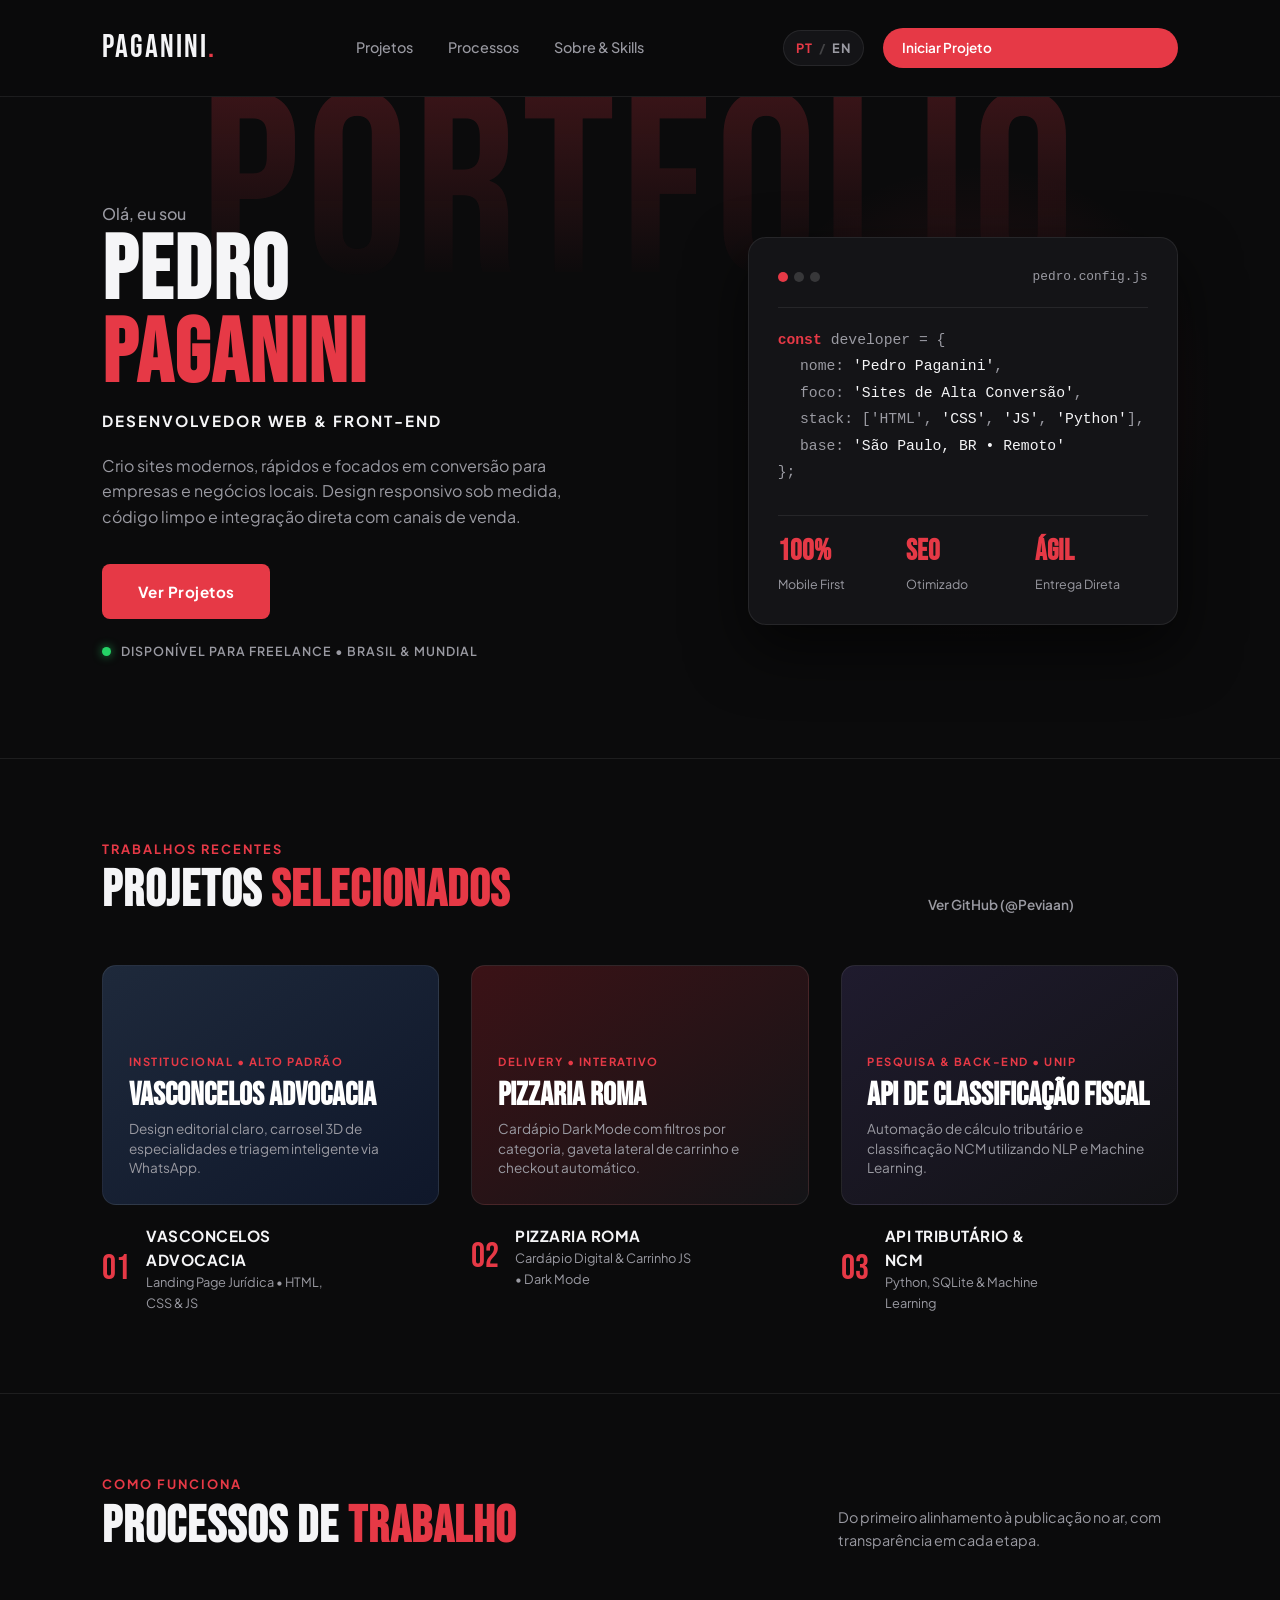
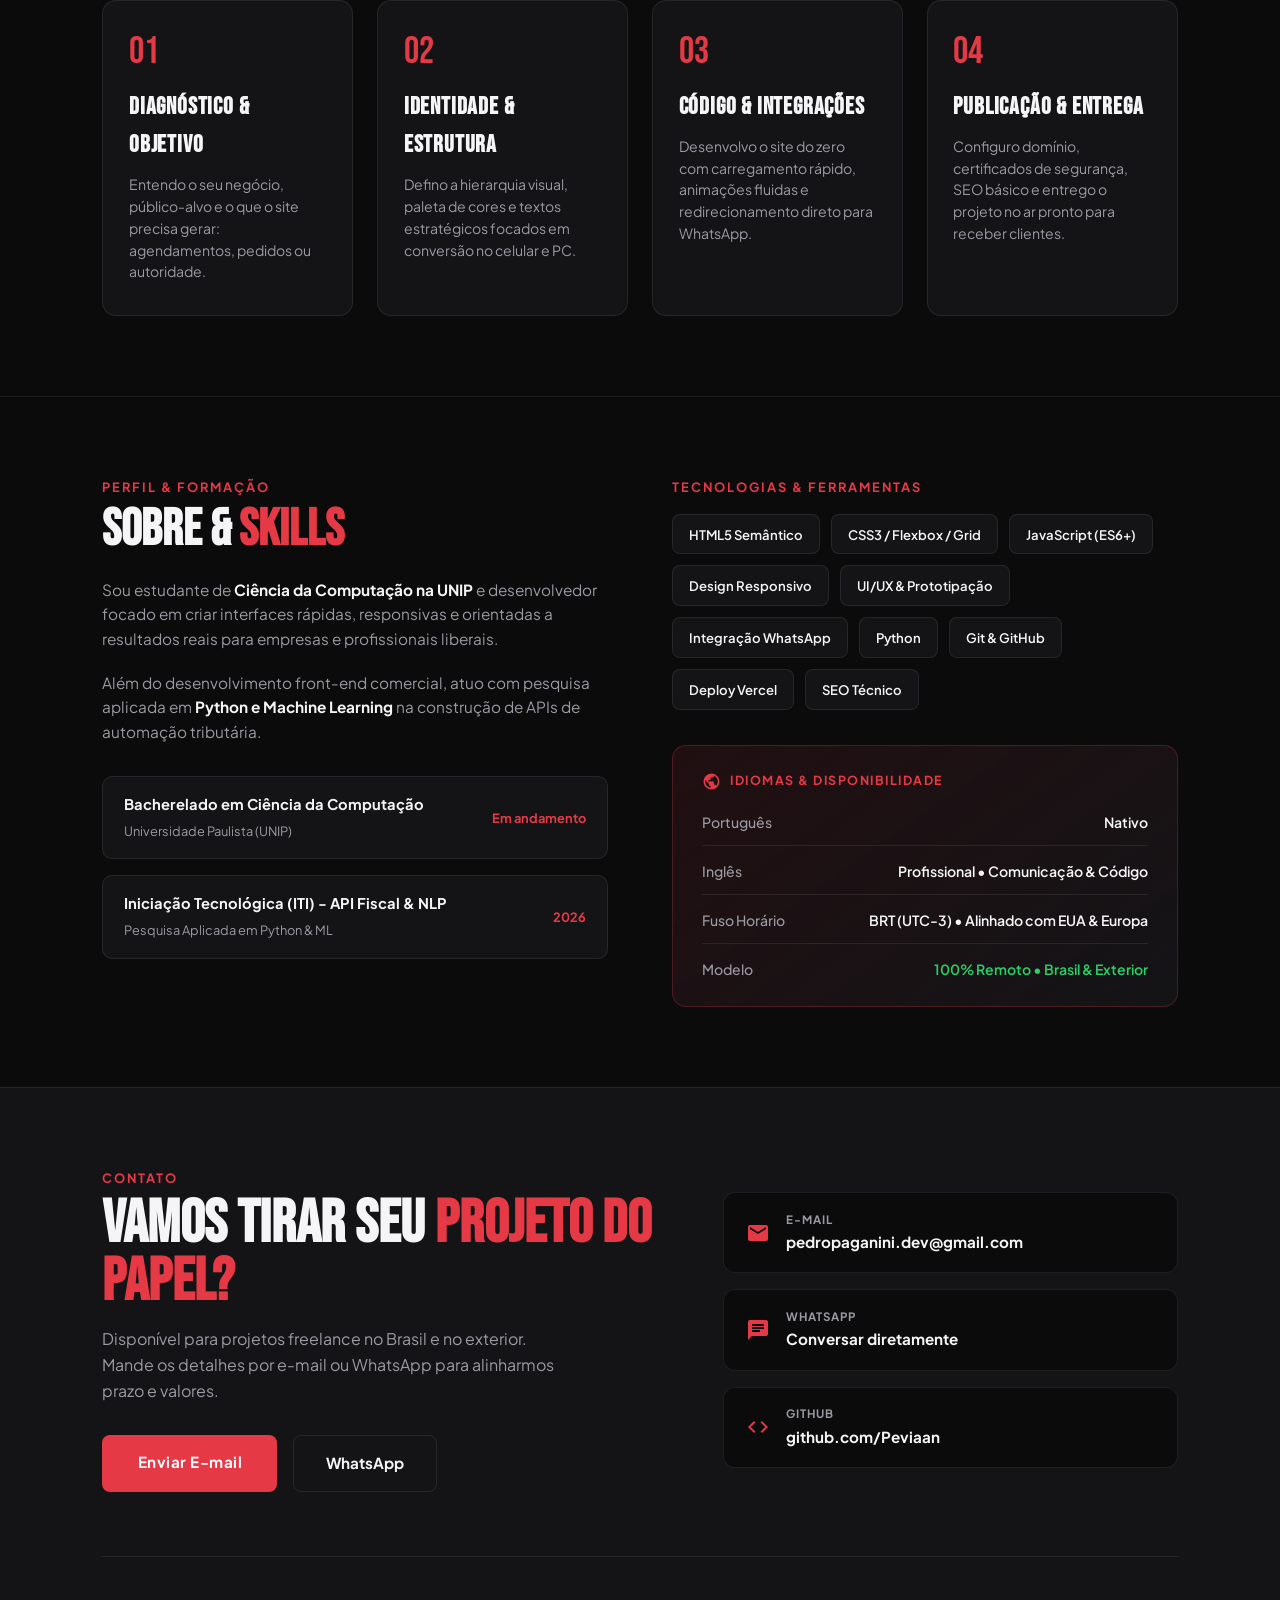
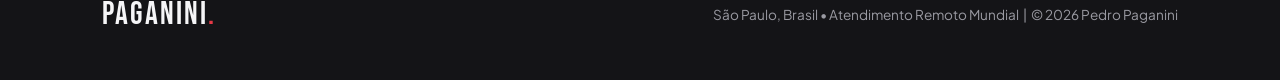
<file: index.html>
<!DOCTYPE html>
<html lang="pt-BR">
<head>
    <meta charset="UTF-8">
    <meta name="viewport" content="width=device-width, initial-scale=1.0">
    <title>Pedro Paganini - Desenvolvedor Web & Front-End</title>

    <link rel="preconnect" href="https://fonts.googleapis.com">
    <link rel="preconnect" href="https://fonts.gstatic.com" crossorigin>
    <link href="https://fonts.googleapis.com/css2?family=Bebas+Neue&family=Plus+Jakarta+Sans:wght@400;500;600;700&display=swap" rel="stylesheet">

    <link href="https://fonts.googleapis.com/icon?family=Material+Icons" rel="stylesheet">
    <link rel="stylesheet" href="style.css">

</head>
<body>

    <header class="navbar">

        <a href="#" class="logo">PAGANINI<span>.</span></a>

        <nav class="nav-links">

            <a href="#projetos">Projetos</a>
            <a href="#processos">Processos</a>
            <a href="#sobre">Sobre & Skills</a>

        </nav>

        <div class="nav-actions">

            <div class="lang-switch" aria-label="Seletor de idioma">

                <a href="#" class="active">PT</a>
                <span>/</span>
                <a href="./en/">EN</a>

            </div>

            <a href="#contato" class="btn-nav">

                Iniciar Projeto <span class="material-icons">north_east</span>

            </a>

        </div>

    </header>

    <section class="hero">

        <div class="hero-bg-text" aria-hidden="true">PORTFOLIO</div>

        <div class="hero-grid">

            <div class="hero-left">

                <span class="hero-intro">Olá, eu sou</span>
                <h1>PEDRO<br><span>PAGANINI</span></h1>
                <p class="hero-role">DESENVOLVEDOR WEB & FRONT-END</p>
                <p class="hero-desc">

                    Crio sites modernos, rápidos e focados em conversão para empresas e negócios locais. Design responsivo sob medida, código limpo e integração direta com canais de venda.

                </p>

                <div class="hero-cta-group">

                    <a href="#projetos" class="btn-primary">Ver Projetos</a>
                    <div class="availability">

                        <span class="pulse-dot"></span>
                        <span>DISPONÍVEL PARA FREELANCE • BRASIL & MUNDIAL</span>

                    </div>

                </div>

            </div>

            <div class="hero-right">

                <div class="dev-card">

                    <div class="dev-card-header">

                        <div class="window-dots">

                            <span></span><span></span><span></span>

                        </div>

                        <span class="dev-tag">pedro.config.js</span>

                    </div>

                    <div class="dev-code">

                        <p><span class="c-red">const</span> developer = {</p>
                        <p class="indent">nome: <span class="c-light">'Pedro Paganini'</span>,</p>
                        <p class="indent">foco: <span class="c-light">'Sites de Alta Conversão'</span>,</p>
                        <p class="indent">stack: [<span class="c=light">'HTML'</span>, <span class="c-light">'CSS'</span>, <span class="c-light">'JS'</span>, <span class="c-light">'Python'</span>],</p>
                        <p class="indent">base: <span class="c-light">'São Paulo, BR • Remoto'</span></p>
                        <p>};</p>

                    </div>

                    <div class="dev-metrics">

                        <div class="metric">

                            <strong>100%</strong>
                            <span>Mobile First</span>

                        </div>

                        <div class="metric">

                            <strong>SEO</strong>
                            <span>Otimizado</span>

                        </div>

                        <div class="metric">

                            <strong>Ágil</strong>
                            <span>Entrega Direta</span>

                        </div>

                    </div>

                </div>

            </div>

        </div>

    </section>

    <section id="#projetos" class="projects-section">

        <div class="section-top">

            <div>

                <span class="section-tag">TRABALHOS RECENTES</span>
                <h2>PROJETOS <span>SELECIONADOS</span></h2>

            </div>

            <a href="https://github.com/Peviaan" target="_blank" rel="noopener" class="view-all">

                Ver GitHub (@Peviaan) <span class="material-icons">east</span>

            </a>

        </div>

        <div class="projects-grid">

            <a href="https://site-advocacia-vasconcelos.vercel.app" target="_blank" rel="noopener" class="project-card">

              <div class="project-thumb thumb-adv">

                <div class="thumb-mockup">

                    <span class="mockup-tag">INSTITUCIONAL • ALTO PADRÃO</span>
                    <h3>Vasconcelos Advocacia</h3>
                    <p>Design editorial claro, carrosel 3D de especialidades e triagem inteligente via WhatsApp.</p>

                </div>

              </div>  

              <div class="project-meta">

                <span class="project-num">01</span>
                <div class="project-title">

                    <h4>VASCONCELOS ADVOCACIA</h4>
                    <p>Landing Page Jurídica • HTML, CSS & JS</p>

                </div>

                <span class="material-icons arrow-icon">east</span>

              </div>

            </a>

            <a href="https://pizzaria-roma-opal.vercel.app/" target="_blank" rel="noopener" class="project-card">

                <div class="project-thumb thumb-pizza">

                    <div class="thumb-mockup">

                        <span class="mockup-tag">DELIVERY • INTERATIVO</span>
                        <h3>Pizzaria Roma</h3>
                        <p>Cardápio Dark Mode com filtros por categoria, gaveta lateral de carrinho e checkout automático.</p>

                    </div>

                </div>

                <div class="project-meta">

                    <span class="project-num">02</span>
                    <div class="project-title">

                        <h4>PIZZARIA ROMA</h4>
                        <p>Cardápio Digital & Carrinho JS • Dark Mode</p>

                    </div>

                    <span class="material-icons arrow-icon">east</span>

                </div>

            </a>

            <a href="https://github.com/Peviaan" target="_blank" rel="noopener" class="project-card">

                <div class="project-thumb thumb-api">

                    <div class="thumb-mockup">

                        <span class="mockup-tag">PESQUISA & BACK-END • UNIP</span>
                        <h3>API de Classificação Fiscal</h3>
                        <p>Automação de cálculo tributário e classificação NCM utilizando NLP e Machine Learning.</p>              
        
                    </div>

                </div>

                <div class="project-meta">

                    <span class="project-num">03</span>
                    <div class="project-title">

                        <h4>API TRIBUTÁRIO & NCM</h4>
                        <p>Python, SQLite & Machine Learning</p>

                    </div>

                    <span class="material-icons arrow-icon">east</span>

                </div>

            </a>

        </div>

    </section>

    <section id="processos" class="process-section">

        <div class="section-top">

            <div>

                <span class="section-tag">COMO FUNCIONA</span>
                <h2>PROCESSOS DE <span>TRABALHO</span></h2>

            </div>

            <p class="section-subtitle">Do primeiro alinhamento à publicação no ar, com transparência em cada etapa.</p>

        </div>

        <div class="process-grid">

            <div class="process-card">

                <span class="process-num">01</span>
                <h3>DIAGNÓSTICO & OBJETIVO</h3>
                <p>Entendo o seu negócio, público-alvo e o que o site precisa gerar: agendamentos, pedidos ou autoridade.</p>

            </div>

            <div class="process-card">

                <span class="process-num">02</span>
                <h3>IDENTIDADE & ESTRUTURA</h3>
                <p>Defino a hierarquia visual, paleta de cores e textos estratégicos focados em conversão no celular e PC.</p>

            </div>

            <div class="process-card">

                <span class="process-num">03</span>
                <h3>CÓDIGO & INTEGRAÇÕES</h3>
                <p>Desenvolvo o site do zero com carregamento rápido, animações fluidas e redirecionamento direto para WhatsApp.</p>

            </div>

            <div class="process-card">

                <span class="process-num">04</span>
                <h3>PUBLICAÇÃO & ENTREGA</h3>
                <p>Configuro domínio, certificados de segurança, SEO básico e entrego o projeto no ar pronto para receber clientes.</p>

            </div>

        </div>

    </section>

    <section id="sobre" class="about-section">

        <div class="about-left">

            <span class="section-tag">PERFIL & FORMAÇÃO</span>
            <h2>SOBRE & <span>SKILLS</span></h2>
            <p class="about-text">

                Sou estudante de <strong>Ciência da Computação na UNIP</strong> e desenvolvedor focado em criar interfaces rápidas, responsivas e orientadas a resultados reais para empresas e profissionais liberais.

            </p>

            <p class="about-text">

                Além do desenvolvimento front-end comercial, atuo com pesquisa aplicada em <strong>Python e Machine Learning</strong> na construção de APIs de automação tributária.

            </p>

            <div class="education-box">

                <div class="edu-item">

                    <div>

                        <h4>Bacherelado em Ciência da Computação</h4>
                        <span>Universidade Paulista (UNIP)</span>

                    </div>

                    <span class="edu-year">Em andamento</span>

                </div>

                <div class="edu-item">

                    <div>

                        <h4>Iniciação Tecnológica (ITI) - API Fiscal & NLP</h4>
                        <span>Pesquisa Aplicada em Python & ML</span>

                    </div>

                    <span class="edu-year">2026</span>

                </div>

            </div>

        </div>

        <div class="about-right">

            <span class="section-tag">TECNOLOGIAS & FERRAMENTAS</span>
            <div class="skills-cloud">

                <span class="skill-pill">HTML5 Semântico</span>
                <span class="skill-pill">CSS3 / Flexbox / Grid</span>
                <span class="skill-pill">JavaScript (ES6+)</span>
                <span class="skill-pill">Design Responsivo</span>
                <span class="skill-pill">UI/UX & Prototipação</span>
                <span class="skill-pill">Integração WhatsApp</span>
                <span class="skill-pill">Python</span>
                <span class="skill-pill">Git & GitHub</span>
                <span class="skill-pill">Deploy Vercel</span>
                <span class="skill-pill">SEO Técnico</span>

            </div>

            <div class="global-card">

                <div class="global-header">

                    <span class="material-icons">public</span>
                    <span>IDIOMAS & DISPONIBILIDADE</span>

                </div>

                <div class="global-list">

                    <div class="global-row">

                        <span class="global-label">Português</span>
                        <span class="global-value">Nativo</span>

                    </div>

                    <div class="global-row">

                        <span class="global-label">Inglês</span>
                        <span class="global-value">Profissional • Comunicação & Código</span>

                    </div>

                    <div class="global-row">

                        <span class="global-label">Fuso Horário</span>
                        <span class="global-value">BRT (UTC-3) • Alinhado com EUA & Europa</span>

                    </div>

                    <div class="global-row">

                        <span class="global-label">Modelo</span>
                        <span class="global-value highlight">100% Remoto • Brasil & Exterior</span>

                    </div>

                </div>

            </div>

        </div>

    </section>

    <footer id="contato" class="contact-footer">

        <div class="contact-grid">

            <div class="contact-left">

                <span class="section-tag">CONTATO</span>
                <h2>VAMOS TIRAR SEU <span>PROJETO DO PAPEL?</span></h2>
                <p>Disponível para projetos freelance no Brasil e no exterior. Mande os detalhes por e-mail ou WhatsApp para alinharmos prazo e valores.</p>

                <div class="contact-actions">

                    <a href="mailto:pedropaganini.dev@gmail.com?subject=Or%C3%A7amento%20de%20Site" class="btn-primary">

                        Enviar E-mail

                    </a>

                    <a href="https://wa.me/5511976017607?text=Ol%C3%A1%20Pedro!%20Vi%20seu%20portf%C3%B3lio%20e%20gostaria%20de%20fazer%20um%20or%C3%A7amento." target="_blank" rel="noopener" class="btn-outline">

                        WhatsApp

                    </a>

                </div>

            </div>

            <div class="contact-links">

                <a href="mailto:pedropaganini.dev@gmail.com" class="contact-item">

                    <span class="material-icons">mail</span>

                    <div>

                        <small>E-MAIL</small>
                        <strong>pedropaganini.dev@gmail.com</strong>

                    </div>

                </a>

                <a href="https://wa.me/5511976017607" target="_blank" rel="noopener" class="contact-item">

                    <span class="material-icons">chat</span>
                    <div>

                        <small>WHATSAPP</small>
                        <strong>Conversar diretamente</strong>

                    </div>

                </a>

                <a href="https://github.com/Peviaan" target="_blank" rel="noopener" class="contact-item">

                    <span class="material-icons">code</span>
                    <div>

                        <small>GITHUB</small>
                        <strong>github.com/Peviaan</strong>

                    </div>

                </a>

                
            </div>

        </div>

        <div class="footer-bottom">

            <a href="#" class="logo">PAGANINI<span>.</span></a>
            <p>São Paulo, Brasil • Atendimento Remoto Mundial &nbsp;|&nbsp; &copy; 2026 Pedro Paganini</p>

        </div>

    </footer>
    
</body>
</html>
</file>
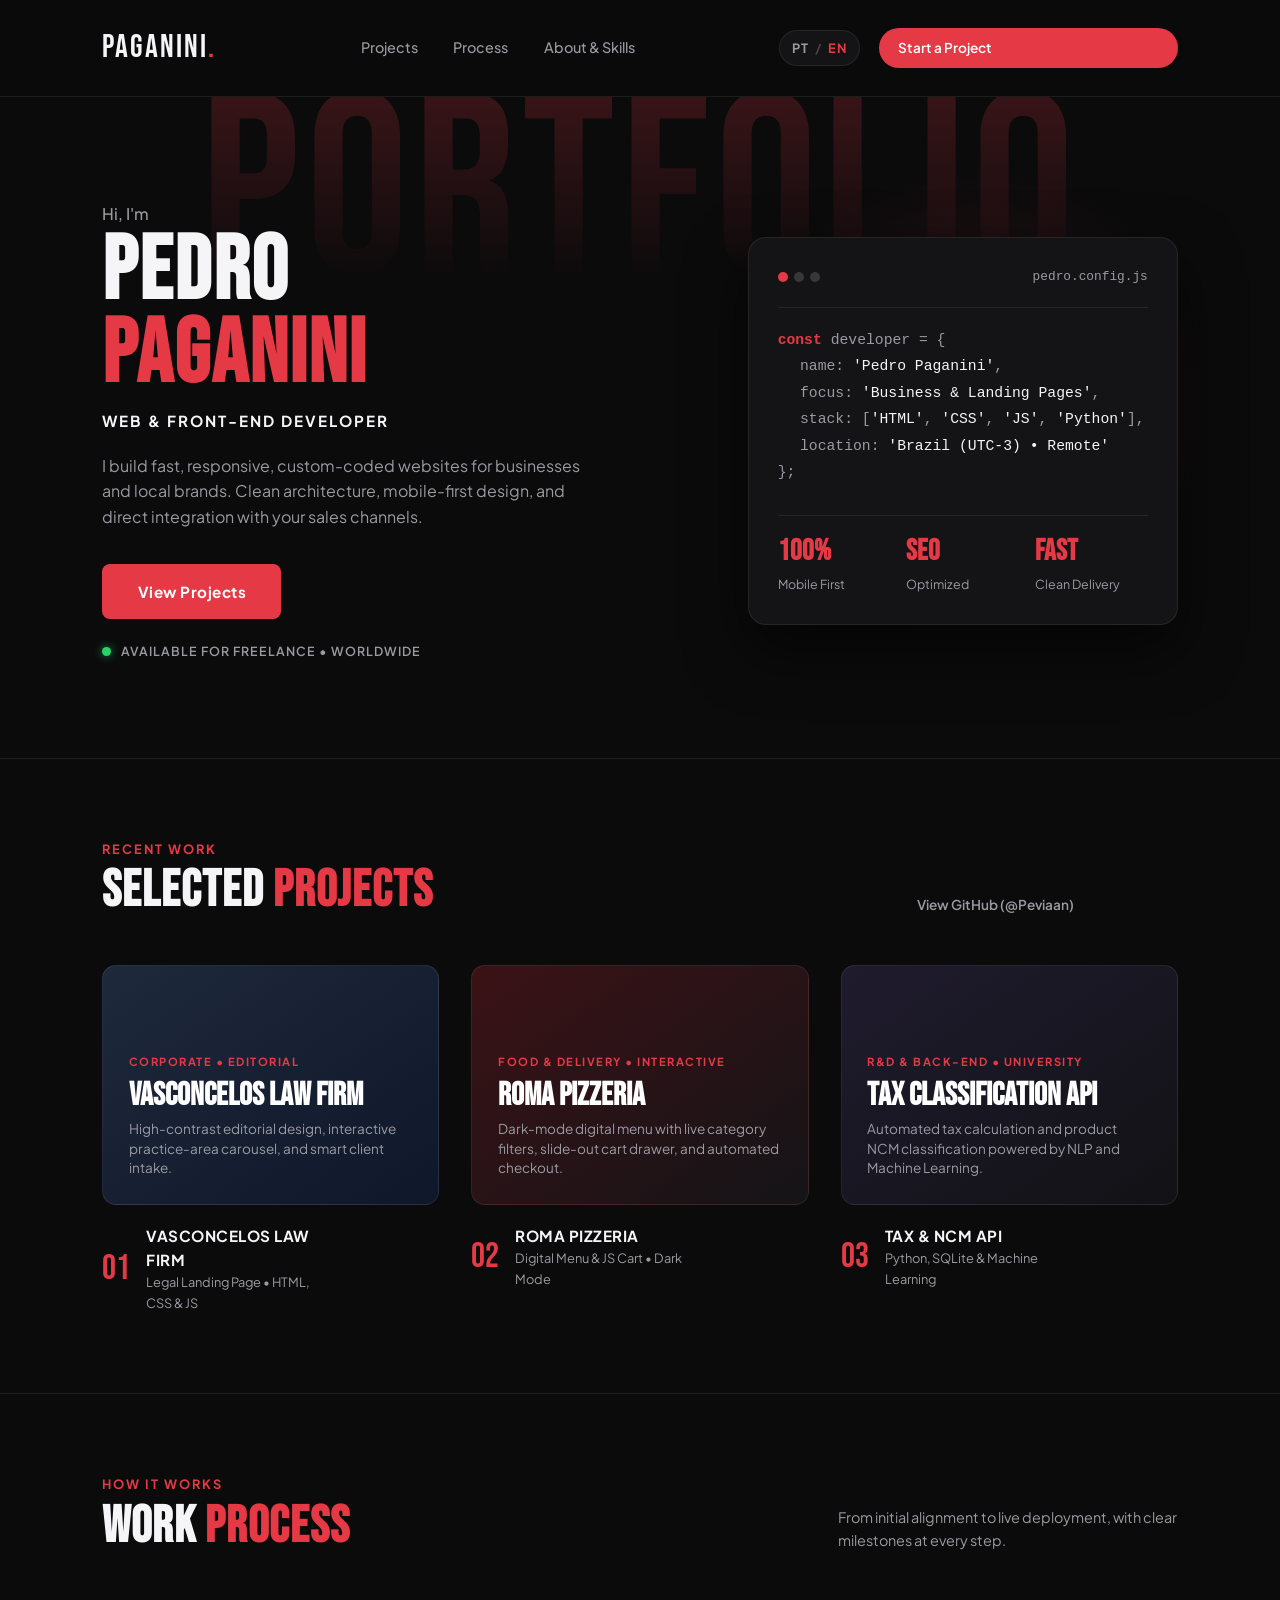
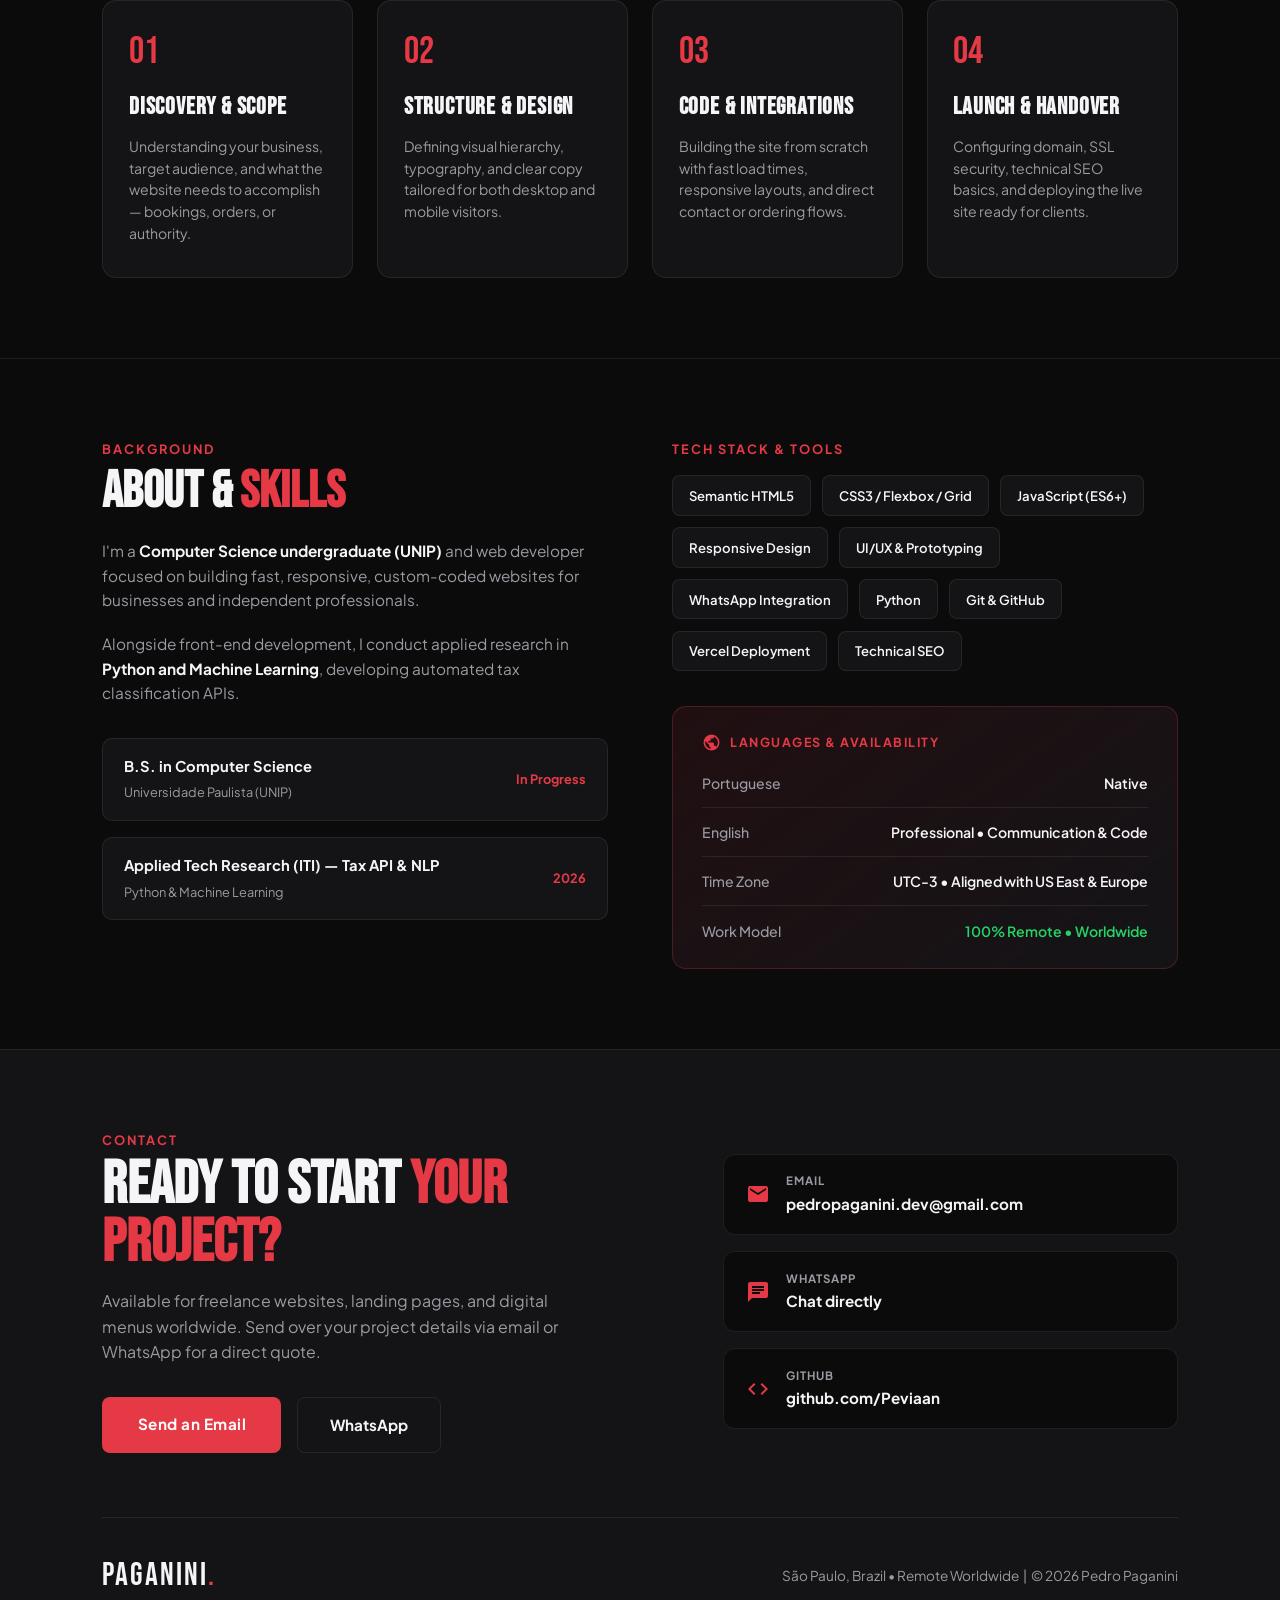
<file: en/index.html>
<!DOCTYPE html>
<html lang="en">
<head>
    <meta charset="UTF-8">
    <meta name="viewport" content="width=device-width, initial-scale=1.0">
    <title>Pedro Paganini — Web & Front-End Developer</title>

    <!-- Fonts -->
    <link rel="preconnect" href="https://fonts.googleapis.com">
    <link rel="preconnect" href="https://fonts.gstatic.com" crossorigin>
    <link href="https://fonts.googleapis.com/css2?family=Bebas+Neue&family=Plus+Jakarta+Sans:wght@400;500;600;700&display=swap" rel="stylesheet">

    <!-- Icons -->
    <link href="https://fonts.googleapis.com/icon?family=Material+Icons" rel="stylesheet">

    <!-- Shared CSS from root folder -->
    <link rel="stylesheet" href="../style.css">
</head>
<body>

    <!-- Navbar -->
    <header class="navbar">
        <a href="#" class="logo">PAGANINI<span>.</span></a>

        <nav class="nav-links">
            <a href="#projects">Projects</a>
            <a href="#process">Process</a>
            <a href="#about">About & Skills</a>
        </nav>

        <div class="nav-actions">
            <div class="lang-switch" aria-label="Language switcher">
                <a href="../">PT</a>
                <span>/</span>
                <a href="#" class="active">EN</a>
            </div>
            <a href="#contact" class="btn-nav">
                Start a Project <span class="material-icons">north_east</span>
            </a>
        </div>
    </header>

    <!-- Hero -->
    <section class="hero">
        <div class="hero-bg-text" aria-hidden="true">PORTFOLIO</div>

        <div class="hero-grid">
            <div class="hero-left">
                <span class="hero-intro">Hi, I'm</span>
                <h1>PEDRO<br><span>PAGANINI</span></h1>
                <p class="hero-role">WEB & FRONT-END DEVELOPER</p>
                <p class="hero-desc">
                    I build fast, responsive, custom-coded websites for businesses and local brands. Clean architecture, mobile-first design, and direct integration with your sales channels.
                </p>

                <div class="hero-cta-group">
                    <a href="#projects" class="btn-primary">View Projects</a>
                    <div class="availability">
                        <span class="pulse-dot"></span>
                        <span>AVAILABLE FOR FREELANCE • WORLDWIDE</span>
                    </div>
                </div>
            </div>

            <div class="hero-right">
                <div class="dev-card">
                    <div class="dev-card-header">
                        <div class="window-dots">
                            <span></span><span></span><span></span>
                        </div>
                        <span class="dev-tag">pedro.config.js</span>
                    </div>

                    <div class="dev-code">
                        <p><span class="c-red">const</span> developer = {</p>
                        <p class="indent">name: <span class="c-light">'Pedro Paganini'</span>,</p>
                        <p class="indent">focus: <span class="c-light">'Business & Landing Pages'</span>,</p>
                        <p class="indent">stack: [<span class="c-light">'HTML'</span>, <span class="c-light">'CSS'</span>, <span class="c-light">'JS'</span>, <span class="c-light">'Python'</span>],</p>
                        <p class="indent">location: <span class="c-light">'Brazil (UTC-3) • Remote'</span></p>
                        <p>};</p>
                    </div>

                    <div class="dev-metrics">
                        <div class="metric">
                            <strong>100%</strong>
                            <span>Mobile First</span>
                        </div>
                        <div class="metric">
                            <strong>SEO</strong>
                            <span>Optimized</span>
                        </div>
                        <div class="metric">
                            <strong>FAST</strong>
                            <span>Clean Delivery</span>
                        </div>
                    </div>
                </div>
            </div>
        </div>
    </section>

    <!-- Selected Projects -->
    <section id="projects" class="projects-section">
        <div class="section-top">
            <div>
                <span class="section-tag">RECENT WORK</span>
                <h2>SELECTED <span>PROJECTS</span></h2>
            </div>
            <a href="https://github.com/Peviaan" target="_blank" rel="noopener" class="view-all">
                View GitHub (@Peviaan) <span class="material-icons">east</span>
            </a>
        </div>

        <div class="projects-grid">
            <!-- Project 01 (Já apontando para a futura pasta /en da Advocacia) -->
            <a href="https://site-advocacia-vasconcelos.vercel.app/en" target="_blank" rel="noopener" class="project-card">
                <div class="project-thumb thumb-adv">
                    <div class="thumb-mockup">
                        <span class="mockup-tag">CORPORATE • EDITORIAL</span>
                        <h3>Vasconcelos Law Firm</h3>
                        <p>High-contrast editorial design, interactive practice-area carousel, and smart client intake.</p>
                    </div>
                </div>
                <div class="project-meta">
                    <span class="project-num">01</span>
                    <div class="project-title">
                        <h4>VASCONCELOS LAW FIRM</h4>
                        <p>Legal Landing Page • HTML, CSS & JS</p>
                    </div>
                    <span class="material-icons arrow-icon">east</span>
                </div>
            </a>

            <!-- Project 02 (Troque pelo seu link real da Pizzaria Roma com /en no final) -->
            <a href="https://pizzaria-roma-opal.vercel.app/en" target="_blank" rel="noopener" class="project-card">
                <div class="project-thumb thumb-pizza">
                    <div class="thumb-mockup">
                        <span class="mockup-tag">FOOD & DELIVERY • INTERACTIVE</span>
                        <h3>Roma Pizzeria</h3>
                        <p>Dark-mode digital menu with live category filters, slide-out cart drawer, and automated checkout.</p>
                    </div>
                </div>
                <div class="project-meta">
                    <span class="project-num">02</span>
                    <div class="project-title">
                        <h4>ROMA PIZZERIA</h4>
                        <p>Digital Menu & JS Cart • Dark Mode</p>
                    </div>
                    <span class="material-icons arrow-icon">east</span>
                </div>
            </a>

            <!-- Project 03 -->
            <a href="https://github.com/Peviaan" target="_blank" rel="noopener" class="project-card">
                <div class="project-thumb thumb-api">
                    <div class="thumb-mockup">
                        <span class="mockup-tag">R&D & BACK-END • UNIVERSITY</span>
                        <h3>Tax Classification API</h3>
                        <p>Automated tax calculation and product NCM classification powered by NLP and Machine Learning.</p>
                    </div>
                </div>
                <div class="project-meta">
                    <span class="project-num">03</span>
                    <div class="project-title">
                        <h4>TAX & NCM API</h4>
                        <p>Python, SQLite & Machine Learning</p>
                    </div>
                    <span class="material-icons arrow-icon">east</span>
                </div>
            </a>
        </div>
    </section>

    <!-- Work Process -->
    <section id="process" class="process-section">
        <div class="section-top">
            <div>
                <span class="section-tag">HOW IT WORKS</span>
                <h2>WORK <span>PROCESS</span></h2>
            </div>
            <p class="section-subtitle">From initial alignment to live deployment, with clear milestones at every step.</p>
        </div>

        <div class="process-grid">
            <div class="process-card">
                <span class="process-num">01</span>
                <h3>DISCOVERY & SCOPE</h3>
                <p>Understanding your business, target audience, and what the website needs to accomplish — bookings, orders, or authority.</p>
            </div>

            <div class="process-card">
                <span class="process-num">02</span>
                <h3>STRUCTURE & DESIGN</h3>
                <p>Defining visual hierarchy, typography, and clear copy tailored for both desktop and mobile visitors.</p>
            </div>

            <div class="process-card">
                <span class="process-num">03</span>
                <h3>CODE & INTEGRATIONS</h3>
                <p>Building the site from scratch with fast load times, responsive layouts, and direct contact or ordering flows.</p>
            </div>

            <div class="process-card">
                <span class="process-num">04</span>
                <h3>LAUNCH & HANDOVER</h3>
                <p>Configuring domain, SSL security, technical SEO basics, and deploying the live site ready for clients.</p>
            </div>
        </div>
    </section>

    <!-- About & Skills -->
    <section id="about" class="about-section">
        <div class="about-left">
            <span class="section-tag">BACKGROUND</span>
            <h2>ABOUT & <span>SKILLS</span></h2>
            <p class="about-text">
                I'm a <strong>Computer Science undergraduate (UNIP)</strong> and web developer focused on building fast, responsive, custom-coded websites for businesses and independent professionals.
            </p>
            <p class="about-text">
                Alongside front-end development, I conduct applied research in <strong>Python and Machine Learning</strong>, developing automated tax classification APIs.
            </p>

            <div class="education-box">
                <div class="edu-item">
                    <div>
                        <h4>B.S. in Computer Science</h4>
                        <span>Universidade Paulista (UNIP)</span>
                    </div>
                    <span class="edu-year">In Progress</span>
                </div>
                <div class="edu-item">
                    <div>
                        <h4>Applied Tech Research (ITI) — Tax API & NLP</h4>
                        <span>Python & Machine Learning</span>
                    </div>
                    <span class="edu-year">2026</span>
                </div>
            </div>
        </div>

        <div class="about-right">
            <span class="section-tag">TECH STACK & TOOLS</span>
            <div class="skills-cloud">
                <span class="skill-pill">Semantic HTML5</span>
                <span class="skill-pill">CSS3 / Flexbox / Grid</span>
                <span class="skill-pill">JavaScript (ES6+)</span>
                <span class="skill-pill">Responsive Design</span>
                <span class="skill-pill">UI/UX & Prototyping</span>
                <span class="skill-pill">WhatsApp Integration</span>
                <span class="skill-pill">Python</span>
                <span class="skill-pill">Git & GitHub</span>
                <span class="skill-pill">Vercel Deployment</span>
                <span class="skill-pill">Technical SEO</span>
            </div>

            <!-- Global Availability Card -->
            <div class="global-card">
                <div class="global-header">
                    <span class="material-icons">public</span>
                    <span>LANGUAGES & AVAILABILITY</span>
                </div>

                <div class="global-list">
                    <div class="global-row">
                        <span class="global-label">Portuguese</span>
                        <span class="global-value">Native</span>
                    </div>
                    <div class="global-row">
                        <span class="global-label">English</span>
                        <span class="global-value">Professional • Communication & Code</span>
                    </div>
                    <div class="global-row">
                        <span class="global-label">Time Zone</span>
                        <span class="global-value">UTC-3 • Aligned with US East & Europe</span>
                    </div>
                    <div class="global-row">
                        <span class="global-label">Work Model</span>
                        <span class="global-value highlight">100% Remote • Worldwide</span>
                    </div>
                </div>
            </div>
        </div>
    </section>

    <!-- Contact & Footer -->
    <footer id="contact" class="contact-footer">
        <div class="contact-grid">
            <div class="contact-left">
                <span class="section-tag">CONTACT</span>
                <h2>READY TO START <span>YOUR PROJECT?</span></h2>
                <p>Available for freelance websites, landing pages, and digital menus worldwide. Send over your project details via email or WhatsApp for a direct quote.</p>

                <div class="contact-actions">
                    <a href="mailto:pedropaganini.dev@gmail.com?subject=Website%20Project%20Inquiry" class="btn-primary">
                        Send an Email
                    </a>
                    <a href="https://wa.me/5511976017607?text=Hi%20Pedro!%20I%20saw%20your%20portfolio%20and%20would%20like%20to%20discuss%20a%20website%20project." target="_blank" rel="noopener" class="btn-outline">
                        WhatsApp
                    </a>
                </div>
            </div>

            <div class="contact-links">
                <a href="mailto:pedropaganini.dev@gmail.com" class="contact-item">
                    <span class="material-icons">mail</span>
                    <div>
                        <small>EMAIL</small>
                        <strong>pedropaganini.dev@gmail.com</strong>
                    </div>
                </a>

                <a href="https://wa.me/5511976017607" target="_blank" rel="noopener" class="contact-item">
                    <span class="material-icons">chat</span>
                    <div>
                        <small>WHATSAPP</small>
                        <strong>Chat directly</strong>
                    </div>
                </a>

                <a href="https://github.com/Peviaan" target="_blank" rel="noopener" class="contact-item">
                    <span class="material-icons">code</span>
                    <div>
                        <small>GITHUB</small>
                        <strong>github.com/Peviaan</strong>
                    </div>
                </a>
            </div>
        </div>

        <div class="footer-bottom">
            <a href="#" class="logo">PAGANINI<span>.</span></a>
            <p>São Paulo, Brazil • Remote Worldwide &nbsp;|&nbsp; &copy; 2026 Pedro Paganini</p>
        </div>
    </footer>

</body>
</html>
</file>
<file: style.css>
:root {
    --bg-dark: #0B0B0C;
    --bg-surface: #141417;
    --bg-card: #1A1A1E;
    --accent: #E63946;
    --accent-dark: #9B1B26;
    --text-main: #F5F5F7;
    --text-muted: #9A9AA2;
    --border-subtle: rgba(255, 255, 255, 0.08);

    --font-display: 'Bebas Neue', sans-serif;
    --font-body: 'Plus Jakarta Sans', sans-serif;
}

* {
    margin: 0;
    padding: 0;
    box-sizing: border-box;
}

html {
    scroll-behavior: smooth;
    scroll-padding-top: 90px;
}

body {
    background-color: var(--bg-dark);
    color: var(--text-main);
    font-family: var(--font-body);
    line-height: 1.6;
    overflow-x: hidden;
}

.navbar {
    display: flex;
    justify-content: space-between;
    align-items: center;
    padding: 1.4rem 8%;
    max-width: 1320px;
    margin: 0 auto;
    position: sticky;
    top: 0;
    background-color: rgba(11, 11, 12, 0.9);
    backdrop-filter: blur(12px);
    z-index: 100;
    border-bottom: 1px solid var(--border-subtle);
}

.nav-actions {
    display: flex;
    align-items: center;
    gap: 1.2rem;
}

.lang-switch {
    display: inline-flex;
    align-items: center;
    gap: 0.35rem;
    font-size: 0.8rem;
    font-weight: 700;
    letter-spacing: 1px;
    background-color: var(--bg-surface);
    border: 1px solid var(--border-subtle);
    padding: 0.45rem 0.75rem;
    border-radius: 50px;
}

.lang-switch a {
    color: var(--text-muted);
    text-decoration: none;
    transition: color 0.2s;
}

.lang-switch a:hover,
.lang-switch a:active {
    color: var(--text-main);
}

.lang-switch a.active {
    color: var(--accent);
}

.lang-switch span {
    color: rgba(255, 255, 255, 0.2);
}
 
.logo {
    font-family: var(--font-display);
    font-size: 2rem;
    letter-spacing: 2px;
    color: var(--text-main);
    text-decoration: none;
}

.logo span {
    color: var(--accent);
}

.nav-links {
    display: flex;
    gap: 2.2rem;
}

.nav-links a {
    color: var(--text-muted);
    text-decoration: none;
    font-size: 0.9rem;
    font-weight: 500;
    transition: color 0.25s;
}

.nav-links a:hover {
    color: var(--text-main);
}

.btn-nav {
    display: inline-flex;
    align-items: center;
    gap: 0.4rem;
    background-color: var(--accent);
    color: #fff;
    text-decoration: none;
    padding: 0.6rem 1.2rem;
    border-radius: 50px;
    font-size: 0.85rem;
    font-weight: 600;
    transition: background-color 0.25s, transform 0.2s;
}

.btn-nav:hover {
    background-color: #d62839;
    transform: translateY(-2px);
}

.btn-nav .material-icons {
    font-size: 1rem;
}

.hero {
    position: relative;
    padding: 5rem 8% 6rem;
    max-width: 1320px;
    margin: 0 auto;
    overflow: hidden;
}

.hero::before {
    content: '';
    position: absolute;
    top: 10%;
    right: 5%;
    width: 480px;
    height: 480px;
    background: radial-gradient(circle, rgba(230, 57, 70, 0.16) 0%, transparent 70%);
    pointer-events: none;
    z-index: 0;
}

.hero-bg-text {
    position: absolute;
    top: -10px;
    left: 50%;
    transform: translateX(-50%);
    font-family: var(--font-display);
    font-size: clamp(7rem, 20vw, 19rem);
    line-height: 0.85;
    letter-spacing: 6px;
    background: linear-gradient(180deg, rgba(230, 57, 70, 0.22) 0%, rgba(11, 11, 12, 0) 90%);
    -webkit-background-clip: text;
    -webkit-text-fill-color: transparent;
    user-select: none;
    pointer-events: none;
    white-space: nowrap;
}

.hero-grid {
    position: relative;
    z-index: 1;
    display: grid;
    grid-template-columns: 1.15fr 0.85fr;
    align-items: center;
    gap: 4rem;
    padding-top: 1.5rem;
}

.hero-intro {
    display: inline-block;
    font-size: 1rem;
    font-weight: 500;
    color: var(--text-muted);
    margin-bottom: 0.3rem;
}

.hero-left h1 {
    font-family: var(--font-display);
    font-size: clamp(4.2rem, 7vw, 6.5rem);
    line-height: 0.92;
    letter-spacing: 2px;
    margin-bottom: 0.8rem;
}

.hero-left h1 span {
    color: var(--accent);
}

.hero-role {
    font-size: 0.95rem;
    font-weight: 700;
    letter-spacing: 2px;
    color: var(--text-main);
    margin-bottom: 1.2rem;
}

.hero-desc {
    color: var(--text-muted);
    font-size: 1rem;
    max-width: 500px;
    margin-bottom: 2.2rem;
}

.hero-cta-group {
    display: flex;
    flex-direction: column;
    align-items: flex-start;
    gap: 1.4rem;
}

.btn-primary {
    background-color: var(--accent);
    color: #fff;
    text-decoration: none;
    padding: 0.95rem 2.2rem;
    border-radius: 8px;
    font-weight: 700;
    font-size: 0.95rem;
    letter-spacing: 0.5px;
    transition: background-color 0.25s, transform 0.2s;
}

.btn-primary:hover {
    background-color: #d62839;
    transform: translateY(-2px);
}

.availability {
    display: flex;
    align-items: center;
    gap: 0.6rem;
    font-size: 0.78rem;
    font-weight: 600;
    letter-spacing: 1px;
    color: var(--text-muted);
}

.pulse-dot {
    width: 9px;
    height: 9px;
    border-radius: 50%;
    background-color: #25D366;
    box-shadow: 0 0 10px rgba(37, 211, 102, 0.7);
}

.dev-card {
    background-color: var(--bg-surface);
    border: 1px solid var(--border-subtle);
    border-radius: 18px;
    padding: 1.8rem;
    box-shadow: 0 25px 60px rgba(0, 0, 0, 0.6);
}

.dev-card-header {
    display: flex;
    justify-content: space-between;
    align-items: center;
    padding-bottom: 1.2rem;
    margin-bottom: 1.2rem;
    border-bottom: 1px solid var(--border-subtle)
}

.window-dots {
    display: flex;
    gap: 6px;
}

.window-dots span {
    width: 10px;
    height: 10px;
    border-radius: 50%;
    background-color: rgba(255, 255, 255, 0.15);
}

.window-dots span:first-child {
    background-color: var(--accent);
}

.dev-tag {
    font-size: 0.8rem;
    color: var(--text-muted);
    font-family: monospace;
}

.dev-code {
    font-family: monospace;
    font-size: 0.92rem;
    line-height: 1.8;
    color: var(--text-muted);
    margin-bottom: 1.8rem;
}

.dev-code .indent {
    padding-left: 1.4rem;
}

.c-red {
    color: var(--accent);
    font-weight: 700;
}

.c-light {
    color: var(--text-main);
}

.dev-metrics {
    display: grid;
    grid-template-columns: repeat(3, 1fr);
    gap: 1rem;
    padding-top: 1.4rem;
    border-top: 1px solid var(--border-subtle);
}

.metric strong {
    display: block;
    font-family: var(--font-display);
    font-size: 1.8rem;
    color: var(--accent);
    line-height: 1;
    margin-bottom: 0.2rem;
}

.metric span {
    font-size: 0.78rem;
    color: var(--text-muted);
}

.projects-section {
    padding: 5rem 8%;
    max-width: 1320px;
    margin: 0 auto;
    border-top: 1px solid var(--border-subtle);
}

.section-top {
    display: flex;
    justify-content: space-between;
    align-items: flex-end;
    margin-bottom: 3rem;
    gap: 1rem;
}

.section-tag {
    display: block;
    font-size: 0.8rem;
    font-weight: 700;
    letter-spacing: 2px;
    color: var(--accent);
    margin-bottom: 0.4rem;
}

.section-top h2 {
    font-family: var(--font-display);
    font-size: 3.2rem;
    line-height: 1;
    letter-spacing: 1px;
}

.section-top h2 span {
    color: var(--accent);
}

.view-all {
    display: inline-flex;
    align-items: center;
    gap: 0.5rem;
    color: var(--text-muted);
    text-decoration: none;
    font-size: 0.85rem;
    font-weight: 600;
    transition: color 0.25s;
}

.view-all:hover {
    color: var(--accent);
}

.projects-grid {
    display: grid;
    grid-template-columns: repeat(3, 1fr);
    gap: 2rem;
}

.project-card {
    text-decoration: none;
    color: inherit;
    display: flex;
    flex-direction: column;
    group: card;
}

.project-thumb {
    height: 240px;
    border-radius: 14px;
    padding: 1.6rem;
    display: flex;
    flex-direction: column;
    justify-content: flex-end;
    border: 1px solid var(--border-subtle);
    margin-bottom: 1.2rem;
    transition: transform 0.3s, border-color 0.3s;
    position: relative;
    overflow: hidden;
}

.thumb-adv {
    background: linear-gradient(145deg, #1E293B 0%, #0F172A 100%);
}

.thumb-pizza {
    background: linear-gradient(145deg, #3B1216 0%, #141417 100%);
}

.thumb-api {
    background: linear-gradient(145deg, #1F1B2E 0%, #121215 100%);
}

.project-card:hover .project-thumb {
    transform: translateY(-6px);
    border-color: var(--accent);
}

.mockup-tag {
    display: inline-block;
    font-size: 0.7rem;
    font-weight: 700;
    letter-spacing: 1.5px;
    color: var(--accent);
    margin-bottom: 0.5rem;
}

.thumb-mockup h3 {
    font-family: var(--font-display);
    font-size: 2rem;
    line-height: 1.05;
    margin-bottom: 0.4rem;
    color: #fff;
}

.thumb-mockup p {
    font-size: 0.85rem;
    color: var(--text-muted);
    line-height: 1.45;
}

.project-meta {
    display: flex;
    align-items: center;
    gap: 1rem;
}

.project-num {
    font-family: var(--font-display);
    font-size: 2.2rem;
    color: var(--accent);
    line-height: 1;
}

.project-title {
    flex: 1;
}

.project-title h4 {
    font-size: 0.95rem;
    font-weight: 700;
    letter-spacing: 0.5px;
}

.project-title p {
    font-size: 0.8rem;
    color: var(--text-muted);
}

.arrow-icon {
    color: var(--text-muted);
    transition: transform 0.25s, color 0.25s;
}

.project-card:hover .arrow-icon {
    color: var(--accent);
    transform: translateX(4px);
}

.process-section {
    padding: 5rem 8%;
    max-width: 1320px;
    margin: 0 auto;
    border-top: 1px solid var(--border-subtle);
}

.section-subtitle {
    color: var(--text-muted);
    font-size: 0.9rem;
    max-width: 340px;
}

.process-grid {
    display: grid;
    grid-template-columns: repeat(4, 1fr);
    gap: 1.5rem;
}

.process-card {
    background-color: var(--bg-surface);
    border: 1px solid var(--border-subtle);
    border-radius: 14px;
    padding: 2rem 1.6rem;
    transition: border-color 0.3s, transform 0.3s;
}

.process-card:hover {
    border-color: var(--accent);
    transform: translateY(-4px);
}

.process-num {
    display: inline-block;
    font-family: var(--font-display);
    font-size: 2.4rem;
    color: var(--accent);
    line-height: 1;
    margin-bottom: 1rem;
}

.process-card h3 {
    font-family: var(--font-display);
    font-size: 1.5rem;
    letter-spacing: 0.8px;
    margin-bottom: 0.6rem;
}

.process-card p {
    color: var(--text-muted);
    font-size: 0.88rem;
    line-height: 1.55;
}

.about-section {
    display: grid;
    grid-template-columns: 1fr 1fr;
    gap: 4rem;
    padding: 5rem 8%;
    max-width: 1320px;
    margin: 0 auto;
    border-top: 1px solid var(--border-subtle);
}

.about-left h2 {
    font-family: var(--font-display);
    font-size: 3.2rem;
    line-height: 1;
    margin-bottom: 1.4rem;
}

.about-left h2 span {
    color: var(--accent);
}

.about-text {
    color: var(--text-muted);
    font-size: 0.96rem;
    margin-bottom: 1.2rem;
}

.about-text strong {
    color: var(--text-main);
}

.education-box {
    margin-top: 2rem;
    display: flex;
    flex-direction: column;
    gap: 1rem;
}

.edu-item {
    display: flex;
    justify-content: space-between;
    align-items: center;
    gap: 1rem;
    background-color: var(--bg-surface);
    border: 1px solid var(--border-subtle);
    padding: 1rem 1.3rem;
    border-radius: 10px;
}

.edu-item h4 {
    font-size: 0.92rem;
    margin-bottom: 0,2rem;
}

.edu-item span {
    font-size: 0.8rem;
    color: var(--text-muted);
}

.edu-year {
    color: var(--accent) !important;
    font-weight: 700;
    white-space: nowrap;
}

.skills-cloud {
    display: flex;
    flex-wrap: wrap;
    gap: 0.7rem;
    margin: 1rem 0 2.2rem;
}

.skill-pill {
    background-color: var(--bg-surface);
    border: 1px solid var(--border-subtle);
    color: var(--text-main);
    padding: 0.55rem 1rem;
    border-radius: 8px;
    font-size: 0.82rem;
    font-weight: 600;
    transition: border-color 0.25s, color 0.25s;
}

.skill-pill:hover {
    border-color: var(--accent);
    color: var(--accent);
}

.global-card {
    background: linear-gradient(145deg, rgba(230, 57, 70, 0.1) 0%, var(--bg-surface) 100%);
    border: 1px solid rgba(230, 57, 70, 0.25);
    border-radius: 14px;
    padding: 1.6rem 1.8rem;
}

.global-header {
    display: flex;
    align-items: center;
    gap: 0.6rem;
    font-size: 0.78rem;
    font-weight: 700;
    letter-spacing: 1.5px;
    color: var(--accent);
    margin-bottom: 1.2rem;
}

.global-header .material-icons {
    font-size: 1.2rem;
}

.global-list {
    display: flex;
    flex-direction: column;
    gap: 0.85rem;
}

.global-row {
    display: flex;
    justify-content: space-between;
    align-items: center;
    gap: 1rem;
    padding-bottom: 0.75rem;
    border-bottom: 1px solid var(--border-subtle);
    font-size: 0.88rem;
}

.global-row:last-child {
    padding-bottom: 0;
    border-bottom: none;
}

.global-label {
    color: var(--text-muted);
    font-weight: 500;
}

.global-value {
    color: var(--text-main);
    font-weight: 600;
    text-align: right;
}

.global-value.highlight {
    color: #25D366;
}

.contact-footer {
    background-color: var(--bg-surface);
    border-top: 1px solid var(--border-subtle);
    padding: 5rem 8% 2.5rem;
}

.contact-grid {
    display: grid;
    grid-template-columns: 1.1fr 0.9fr;
    gap: 4rem;
    max-width: 1320px;
    margin: 0 auto 4rem;
    align-items: center;
}

.contact-left h2 {
    font-family: var(--font-display);
    font-size: 3.8rem;
    line-height: 0.95;
    margin-bottom: 1rem;
}

.contact-left h2 span {
    color: var(--accent);
}

.contact-left p {
    color: var(--text-muted);
    max-width: 460px;
    margin-bottom: 2rem;
}

.contact-links {
    display: flex;
    flex-direction: column;
    gap: 1rem;
}

.contact-item {
    display: flex;
    align-items: center;
    gap: 1rem;
    background-color: var(--bg-dark);
    border: 1px solid var(--border-subtle);
    padding: 1.1rem 1.4rem;
    border-radius: 12px;
    text-decoration: none;
    color: inherit;
    transition: border-color 0.25s, transform 0.2s;
}

a.contact-item:hover {
    border-color: var(--accent);
    transform: translateX(4px);
}

.contact-item .material-icons {
    color: var(--accent);
    font-size: 1.5rem;
}

.contact-item small {
    display: block;
    font-size: 0.72rem;
    font-weight: 700;
    letter-spacing: 1px;
    color: var(--text-muted);
}

.contact-item strong {
    font-size: 0.95rem;
}

.footer-bottom {
    display: flex;
    justify-content: space-between;
    align-items: center;
    padding-top: 2rem;
    border-top: 1px solid var(--border-subtle);
    max-width: 1320px;
    margin: 0 auto;
    color: var(--text-muted);
    font-size: 0.85rem;
}

.contact-actions {
    display: flex;
    flex-wrap: wrap;
    gap: 1rem;
}

.btn-outline {
    background-color: transparent;
    color: var(--text-main);
    border: 1px solid var(--border-subtle);
    text-decoration: none;
    padding: 0.95rem 2rem;
    border-radius: 8px;
    font-weight: 700;
    font-size: 0.95rem;
    transition: border-color 0.25s, color 0.25s, transform 0.2s;
}

.btn-outline:hover {
    border-color: var(--accent);
    color: var(--accent);
    transform: translateY(-2px);
}

@media (max-width: 992px) {
    
    .nav-links {
        display: none;
    }

    .hero {
        padding: 3rem 8% 4rem;
    }

    .hero-grid {
        grid-template-columns: 1fr;
        gap: 2.5rem;
        padding-top: 1.5rem;
    }

    .project-grid {
        grid-template-columns: 1fr;
    }

    .section-top {
        flex-direction: column;
        align-items: flex-start;
    }

    .process-grid {
        grid-template-columns: 1fr;
    }

    .about-section,
    .contact-grid {
        grid-template-columns: 1fr;
        gap: 2.5rem;
    }

    .footer-bottom {
        flex-direction: column;
        gap: 1rem;
        text-align: center;
    }

    .global-row {
        flex-direction: column;
        align-items: flex-start;
        gap: 0.2rem;
    }

    .global-value {
        text-align: left;
    }

    .nav-actions {
        gap: 0.6rem;
    }

    .btn-nav {
        padding: 0.5rem 0.9rem;
        font-size: 0.78rem;
    }
}
</file>
